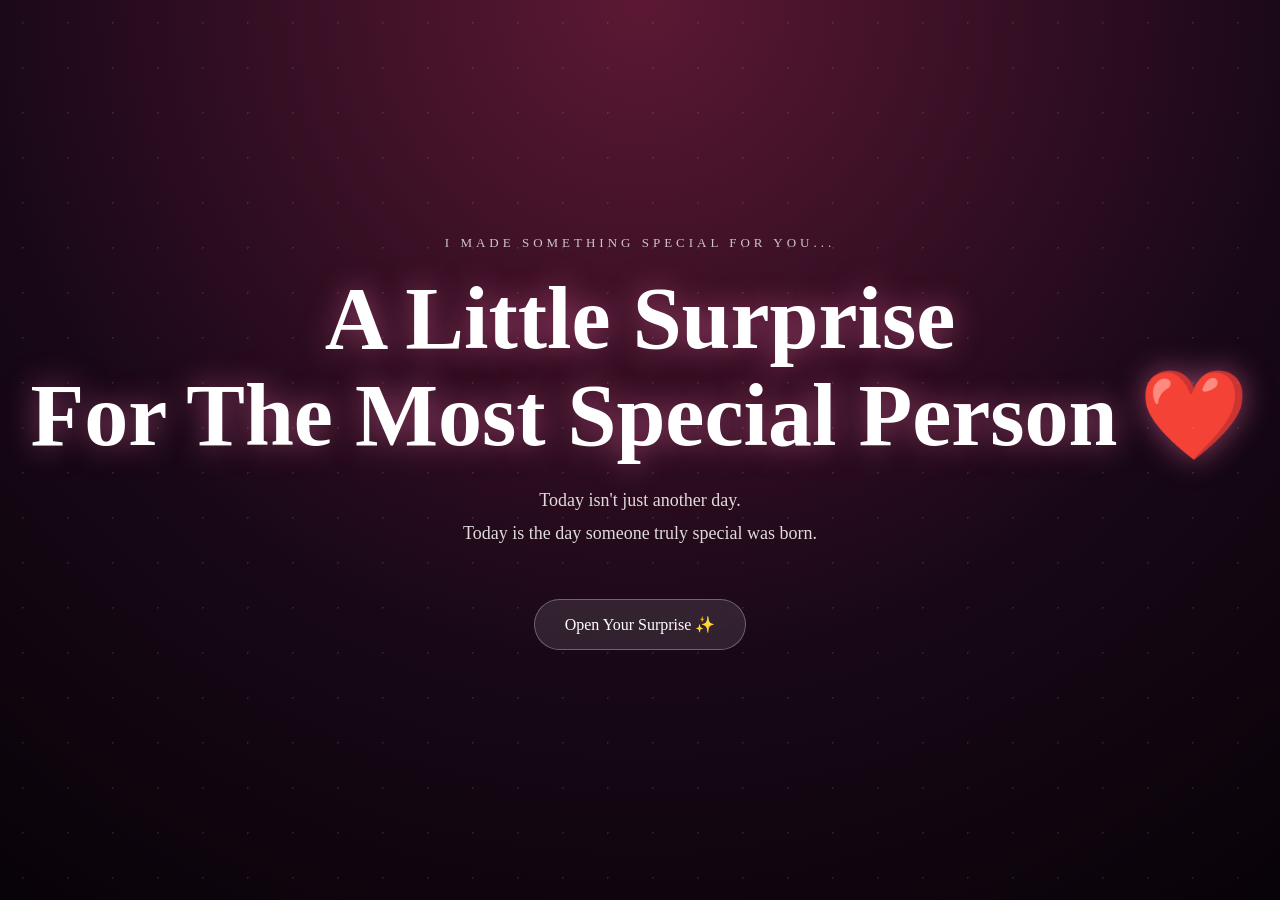
<file: index.html>
<!DOCTYPE html>
<html lang="en">
<head>
    <meta charset="UTF-8">
    <meta name="viewport" content="width=device-width, initial-scale=1.0">
    <title>A Surprise For You ❤️</title>
    <link rel="stylesheet" href="style.css">
</head>

<body class="home">

    <div class="hearts"></div>

    <main class="hero">
        <p class="small-text">I made something special for you...</p>

        <h1>A Little Surprise<br>For The Most Special Person ❤️</h1>

        <p class="subtitle">
            Today isn't just another day.<br>
            Today is the day someone truly special was born.
        </p>

        <a href="letter.html" class="btn">
            Open Your Surprise ✨
        </a>
    </main>

    <script src="script.js"></script>
</body>
</html>
</file>
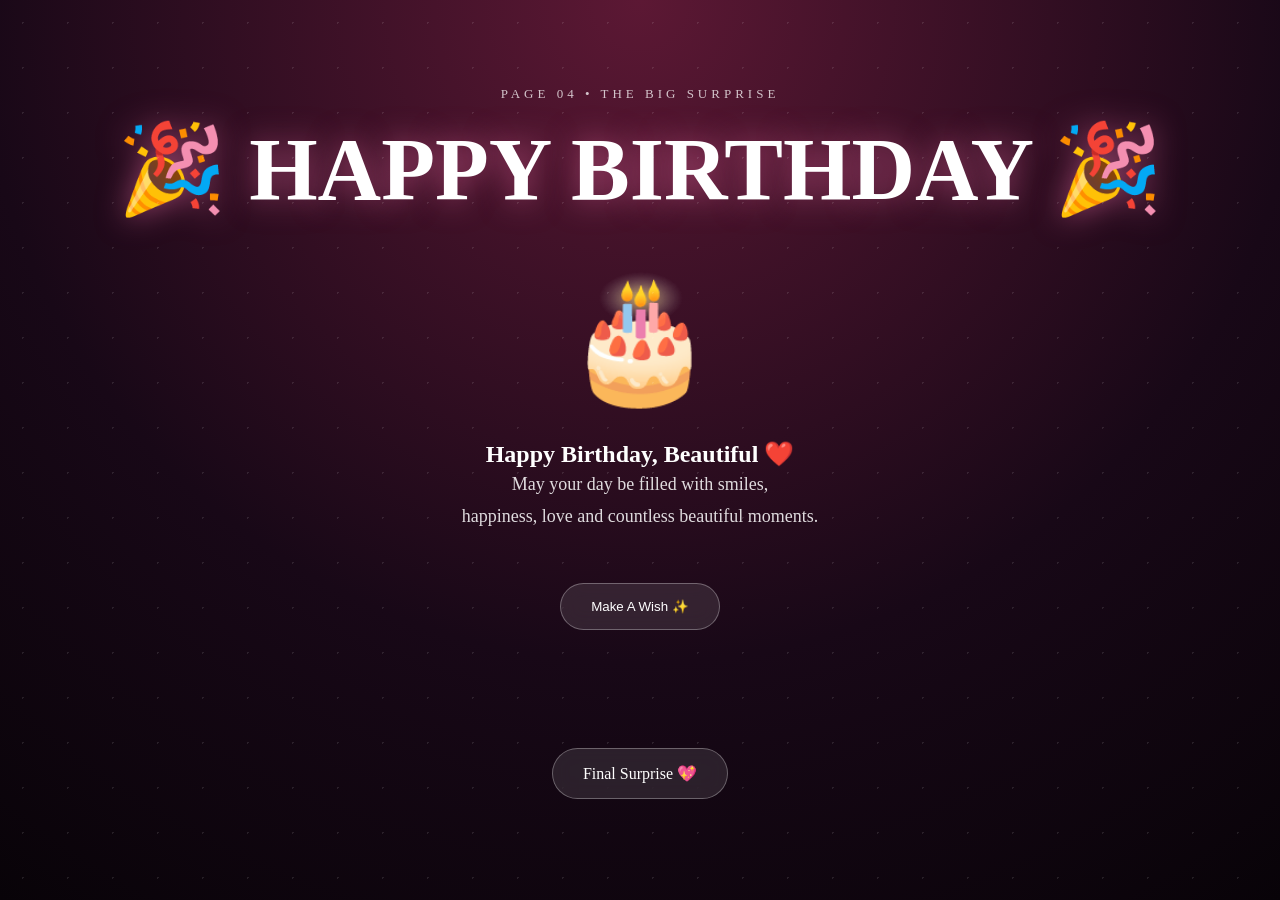
<file: birthday.html>
<!DOCTYPE html>
<html lang="en">
<head>
    <meta charset="UTF-8">
    <meta name="viewport" content="width=device-width, initial-scale=1.0">
    <title>Happy Birthday 🎂</title>
    <link rel="stylesheet" href="style.css">
</head>

<body class="birthday">

    <div class="page">

        <p class="small-text">Page 04 • The big surprise</p>

        <h1>🎉 HAPPY BIRTHDAY 🎉</h1>

        <div class="cake">
            🎂
        </div>

        <h2>
            Happy Birthday, Beautiful ❤️
        </h2>

        <p class="subtitle">
            May your day be filled with smiles,<br>
            happiness, love and countless beautiful moments.
        </p>

        <button class="btn" onclick="celebrate()">
            Make A Wish ✨
        </button>

        <div id="message"></div>

        <br>

        <a href="final.html" class="btn">
            Final Surprise 💖
        </a>

    </div>

    <script src="script.js"></script>

</body>
</html>
</file>
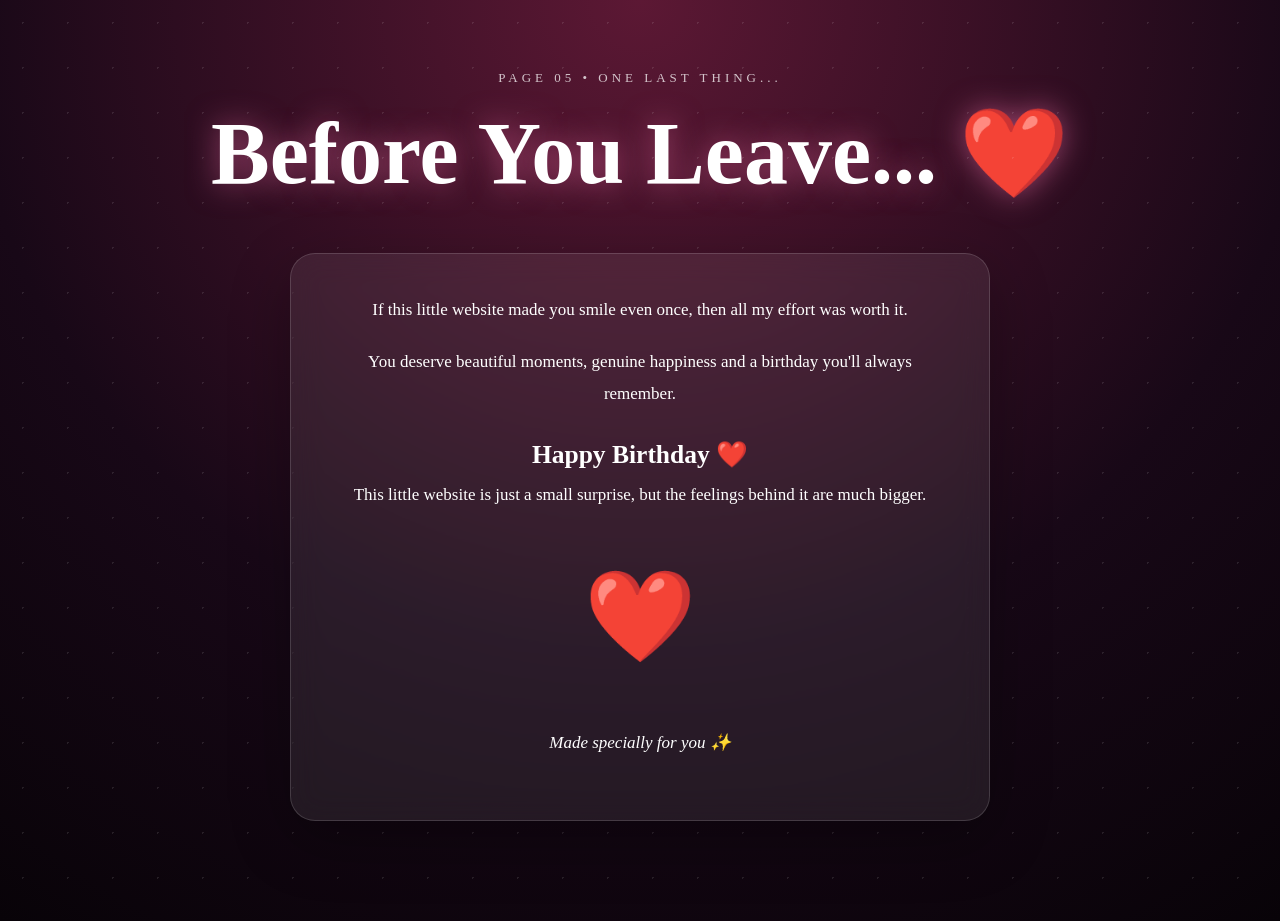
<file: final.html>
<!DOCTYPE html>
<html lang="en">
<head>
    <meta charset="UTF-8">
    <meta name="viewport" content="width=device-width, initial-scale=1.0">
    <title>For You ❤️</title>
    <link rel="stylesheet" href="style.css">
</head>

<body>

    <div class="page final">

        <p class="small-text">Page 05 • One last thing...</p>

        <h1>Before You Leave... ❤️</h1>

        <div class="final-card">

            <p>
                If this little website made you smile even once,
                then all my effort was worth it.
            </p>

            <p>
                You deserve beautiful moments,
                genuine happiness and a birthday
                you'll always remember.
            </p>

            <h2>
                Happy Birthday ❤️
            </h2>

            <p>
                This little website is just a small surprise,
                but the feelings behind it are much bigger.
            </p>

            <div class="big-heart">
                ❤️
            </div>

            <p class="signature">
                Made specially for you ✨
            </p>

        </div>

    </div>

</body>
</html>
</file>
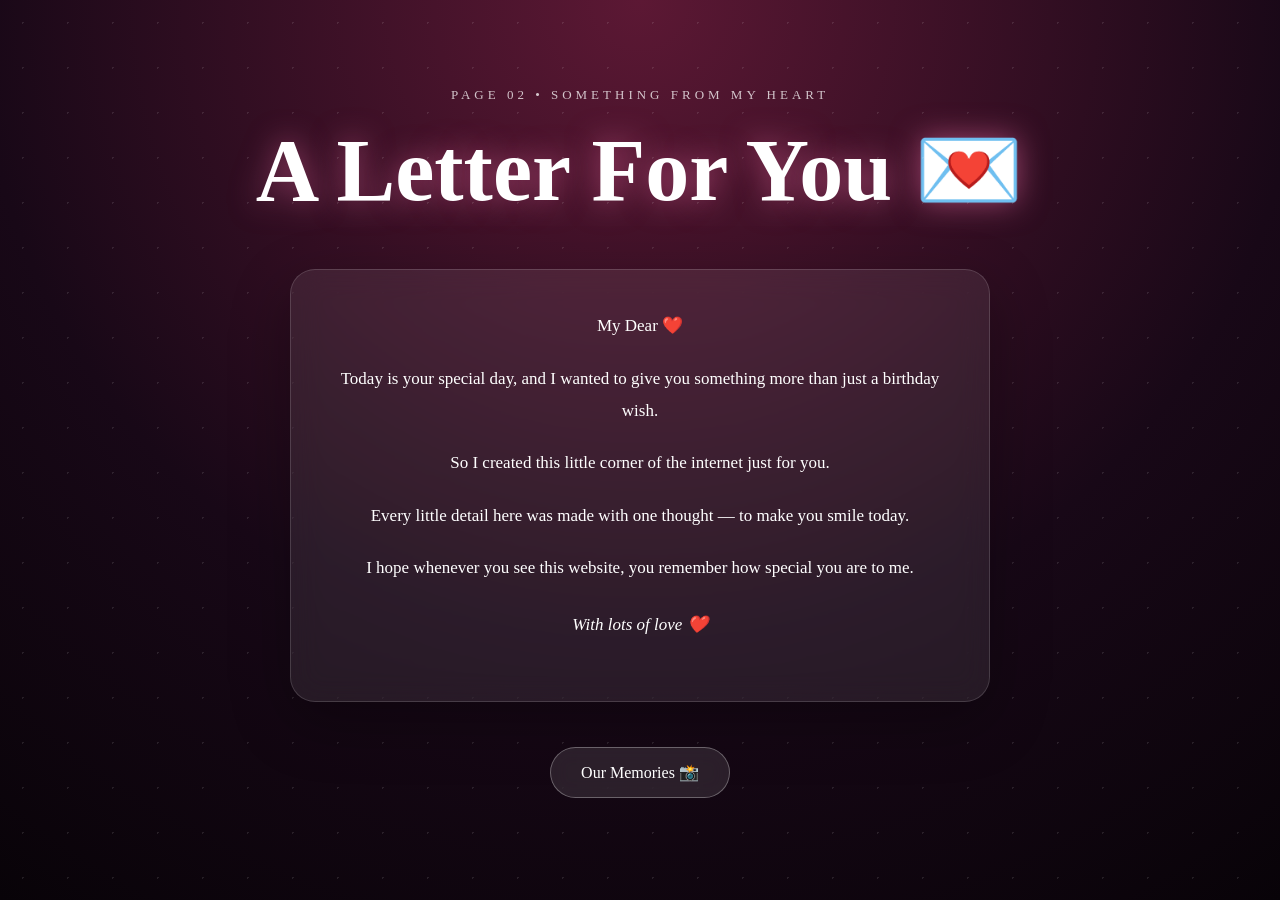
<file: letter.html>
<!DOCTYPE html>
<html lang="en">
<head>
    <meta charset="UTF-8">
    <meta name="viewport" content="width=device-width, initial-scale=1.0">
    <title>A Letter For You 💌</title>
    <link rel="stylesheet" href="style.css">
</head>

<body>

    <div class="page">
        <p class="small-text">Page 02 • Something from my heart</p>

        <h1>A Letter For You 💌</h1>

        <div class="letter">
            <p>My Dear ❤️</p>

            <p>
                Today is your special day, and I wanted to give you
                something more than just a birthday wish.
            </p>

            <p>
                So I created this little corner of the internet
                just for you.
            </p>

            <p>
                Every little detail here was made with one thought —
                to make you smile today.
            </p>

            <p>
                I hope whenever you see this website,
                you remember how special you are to me.
            </p>

            <p class="signature">
                With lots of love ❤️
            </p>
        </div>

        <a href="memories.html" class="btn">Our Memories 📸</a>
    </div>

</body>
</html>
</file>
<file: style.css>
* {
    margin: 0;
    padding: 0;
    box-sizing: border-box;
}

body {
    min-height: 100vh;
    font-family: Georgia, serif;
    color: white;
    background:
        radial-gradient(circle at top, #5c1834, #180817 60%, #080308);
    overflow-x: hidden;
}

body::before {
    content: "";
    position: fixed;
    inset: 0;
    background-image:
        radial-gradient(circle, rgba(255,255,255,.7) 1px, transparent 1px);
    background-size: 45px 45px;
    opacity: .15;
    pointer-events: none;
}

.hero,
.page {
    min-height: 100vh;
    width: 100%;
    padding: 70px 20px;
    display: flex;
    flex-direction: column;
    align-items: center;
    justify-content: center;
    text-align: center;
}

.hero h1,
.page h1 {
    font-size: clamp(2.4rem, 7vw, 5.5rem);
    margin: 20px 0;
    line-height: 1.1;
    text-shadow: 0 0 30px rgba(255, 120, 180, .5);
}

.small-text {
    letter-spacing: 4px;
    text-transform: uppercase;
    opacity: .75;
    font-size: 13px;
}

.subtitle {
    max-width: 650px;
    line-height: 1.8;
    font-size: 18px;
    opacity: .85;
    margin-bottom: 35px;
}

.btn {
    display: inline-block;
    padding: 15px 30px;
    margin: 15px 8px;
    color: white;
    text-decoration: none;
    border-radius: 50px;
    border: 1px solid rgba(255,255,255,.3);
    background: rgba(255,255,255,.1);
    backdrop-filter: blur(10px);
    transition: .3s;
    cursor: pointer;
}

.btn:hover {
    transform: translateY(-4px) scale(1.04);
    background: rgba(255,255,255,.2);
    box-shadow: 0 10px 30px rgba(255,100,170,.3);
}

/* LETTER */

.letter,
.final-card {
    width: min(700px, 90%);
    padding: 40px;
    margin: 30px auto;
    border-radius: 25px;
    background: rgba(255,255,255,.08);
    border: 1px solid rgba(255,255,255,.15);
    backdrop-filter: blur(15px);
    box-shadow: 0 20px 60px rgba(0,0,0,.3);
    line-height: 1.9;
    font-size: 17px;
}

.letter p,
.final-card p {
    margin-bottom: 20px;
}

.signature {
    font-style: italic;
    margin-top: 25px;
}

/* GALLERY */

.gallery {
    width: min(1000px, 95%);
    display: grid;
    grid-template-columns: repeat(2, 1fr);
    gap: 25px;
    margin: 30px 0;
}

.photo-card {
    padding: 12px;
    border-radius: 20px;
    background: rgba(255,255,255,.08);
    backdrop-filter: blur(10px);
    transition: .4s;
}

.photo-card:hover {
    transform: translateY(-8px) rotate(1deg);
}

.photo-card img {
    width: 100%;
    height: 300px;
    object-fit: cover;
    border-radius: 15px;
    display: block;
}

.photo-card p {
    padding: 15px 5px 5px;
}

/* CAKE */

.cake {
    font-size: 120px;
    margin: 30px;
    animation: cakeFloat 2s ease-in-out infinite;
}

@keyframes cakeFloat {
    0%,100% {
        transform: translateY(0);
    }

    50% {
        transform: translateY(-15px);
    }
}

#message {
    font-size: 22px;
    margin: 20px;
    min-height: 30px;
}

.big-heart {
    font-size: 90px;
    animation: heartbeat 1.2s infinite;
}

@keyframes heartbeat {
    0%,100% {
        transform: scale(1);
    }

    50% {
        transform: scale(1.2);
    }
}

/* MOBILE */

@media (max-width: 650px) {

    .hero,
    .page {
        padding: 40px 15px;
    }

    .gallery {
        grid-template-columns: 1fr;
    }

    .photo-card img {
        height: 350px;
    }

    .letter,
    .final-card {
        padding: 25px;
    }

}
</file>
